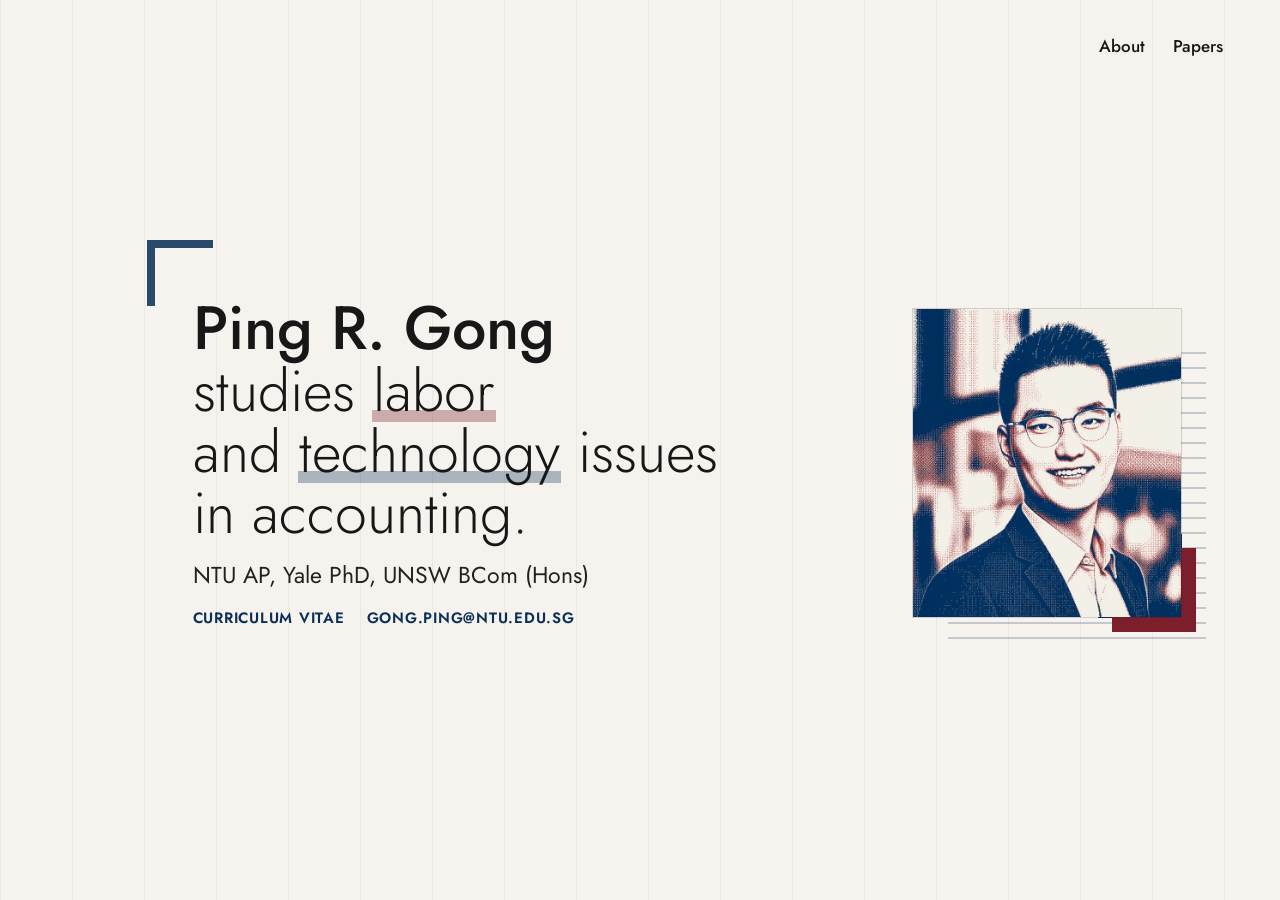
<file: index.html>
<!DOCTYPE html>
<html lang="en">
<head>
  <meta charset="utf-8" />
  <meta name="viewport" content="width=device-width,initial-scale=1" />
  <title>Ping R. Gong</title>
  <meta name="description" content="Ping R. Gong -- Assistant Professor at Nanyang Technological University and PhD graduate in Accounting from Yale University." />

  <style>
    @font-face{
      font-family:"Jost";
      font-style:normal;
      font-weight:300 800;
      font-display:swap;
      src:url("fonts/jost-latin-300-800.woff2") format("woff2");
      unicode-range:U+0000-00FF, U+0131, U+0152-0153, U+02BB-02BC, U+02C6, U+02DA, U+02DC, U+0304, U+0308, U+0329, U+2000-206F, U+20AC, U+2122, U+2191, U+2193, U+2212, U+2215, U+FEFF, U+FFFD;
    }

    @font-face{
      font-family:"Jost";
      font-style:normal;
      font-weight:300 800;
      font-display:swap;
      src:url("fonts/jost-latin-ext-300-800.woff2") format("woff2");
      unicode-range:U+0100-02BA, U+02BD-02C5, U+02C7-02CC, U+02CE-02D7, U+02DD-02FF, U+0304, U+0308, U+0329, U+1D00-1DBF, U+1E00-1E9F, U+1EF2-1EFF, U+2020, U+20A0-20AB, U+20AD-20C0, U+2113, U+2C60-2C7F, U+A720-A7FF;
    }

    @font-face{
      font-family:"Ma Shan Zheng";
      font-style:normal;
      font-weight:400;
      font-display:swap;
      src:url("fonts/ma-shan-zheng-gong-ping.woff2") format("woff2");
      unicode-range:U+516C, U+5E73;
    }

    :root{
      --paper:#f6f3ee;
      --ink:#171717;
      --muted:#5c5a61;
      --line:#c9d2dd;
      --labor-mark:rgba(122,31,43,.34);
      --tech-mark:rgba(9,47,87,.32);
      --red:#7a1f2b;
      --navy:#092f57;
      --navy-soft:#dbe4ee;
      --white:#fffdf7;
      --sans:"Jost", "Avenir Next", Avenir, "Helvetica Neue", Arial, sans-serif;
      --serif:"Jost", "Avenir Next", Avenir, "Helvetica Neue", Arial, sans-serif;
      --cjk-display:"Ma Shan Zheng", KaiTi, "STKaiti", "Noto Sans SC", "Microsoft YaHei", "PingFang SC", sans-serif;
      --mono:"Jost", "Avenir Next", Avenir, "Helvetica Neue", Arial, sans-serif;
    }

    *{box-sizing:border-box}
    html{scroll-behavior:smooth; scrollbar-gutter:stable}
    body{
      margin:0;
      background:
        linear-gradient(90deg, rgba(9,47,87,.055) 1px, transparent 1px) 0 0/72px 72px,
        var(--paper);
      color:var(--ink);
      font-family:var(--sans);
      font-size:18px;
      line-height:1.45;
    }

    a{color:var(--navy); text-decoration:none}
    a:hover{text-decoration:underline; text-decoration-thickness:2px; text-underline-offset:5px}

    .site{
      width:min(1180px, calc(100% - 44px));
      margin:0 auto;
      position:relative;
    }

    .site::before{
      content:"";
      position:absolute;
      display:none;
      top:60px;
      left:10px;
      width:58px;
      height:58px;
      border-top:8px solid var(--navy);
      border-left:8px solid var(--navy);
      opacity:.86;
      pointer-events:none;
    }

    .topbar{
      min-height:70px;
      display:flex;
      align-items:center;
      justify-content:flex-end;
      gap:28px;
      padding:22px 0 0 38px;
      position:relative;
      z-index:3;
    }

    .nav{
      display:flex;
      align-items:center;
      gap:28px;
      color:var(--ink);
      font-size:17px;
      font-weight:500;
    }

    .nav a{
      color:var(--ink);
      display:inline-flex;
      align-items:center;
      gap:0;
    }

    .hero{
      min-height:calc(100vh - 70px);
      display:grid;
      grid-template-columns:minmax(0, 1.15fr) minmax(280px, .85fr);
      gap:48px;
      align-items:center;
      padding:28px 0 72px 150px;
      position:relative;
    }

    .hero::before{
      content:"";
      position:absolute;
      top:calc(50% - 245px);
      left:104px;
      width:58px;
      height:58px;
      border-top:8px solid var(--navy);
      border-left:8px solid var(--navy);
      opacity:.86;
      pointer-events:none;
    }

    h1{
      margin:0;
      max-width:850px;
      font-size:clamp(34px, 4.5vw, 64px);
      line-height:1.06;
      letter-spacing:0;
      font-weight:300;
    }

    h1 strong{font-weight:500}

    .name-wrap{
      display:inline-block;
      position:relative;
      outline:none;
      cursor:default;
      isolation:isolate;
      font-size:1.06em;
    }

    .name-wrap strong,
    .name-part{
      transition:color .18s ease;
    }

    .cn-name{
      position:absolute;
      left:calc(100% - .18em);
      bottom:calc(100% + .28em);
      z-index:4;
      display:inline-flex;
      align-items:center;
      gap:.03em;
      transform:translate(-.2em, .34em) rotate(3deg) scale(.96);
      transform-origin:0 100%;
      padding:.28em .66em .32em;
      border:3px solid var(--ink);
      border-radius:54% 46% 51% 49% / 49% 57% 43% 51%;
      background:var(--white);
      box-shadow:0 13px 0 -9px rgba(23,23,23,.24);
      color:var(--ink);
      font-family:var(--cjk-display);
      font-size:.59em;
      font-weight:400;
      line-height:1;
      letter-spacing:.02em;
      opacity:0;
      pointer-events:none;
      transition:opacity .2s ease, transform .2s ease;
      white-space:nowrap;
    }

    .cn-name::after{
      content:"";
      position:absolute;
      left:.18em;
      bottom:-.78em;
      width:1em;
      height:.86em;
      background:
        radial-gradient(circle at 16% 17%, var(--white) 0 .16em, var(--ink) .17em .23em, transparent .24em),
        radial-gradient(circle at 53% 51%, var(--white) 0 .12em, var(--ink) .13em .18em, transparent .19em),
        radial-gradient(circle at 86% 78%, var(--white) 0 .07em, var(--ink) .08em .12em, transparent .13em);
      transform:scaleX(-1) rotate(18deg);
    }

    .cn-name::before{
      content:"";
      position:absolute;
      left:-.42em;
      bottom:-.2em;
      width:1.22em;
      height:1.26em;
      background-image:radial-gradient(circle, rgba(23,23,23,.34) 0 1.1px, transparent 1.35px);
      background-size:.12em .12em;
      border-radius:50%;
      z-index:-1;
      transform:rotate(-12deg);
    }

    .name-wrap:focus-visible{
      border-radius:.08em;
      outline:2px solid rgba(9,47,87,.28);
      outline-offset:.08em;
    }

    .name-wrap:hover .name-gong,
    .name-wrap:focus-visible .name-gong,
    .hero:has(.portrait-wrap:hover) .name-gong,
    .hero:has(.portrait-wrap:focus-visible) .name-gong,
    .name-wrap:hover .cn-gong,
    .name-wrap:focus-visible .cn-gong,
    .hero:has(.portrait-wrap:hover) .cn-gong,
    .hero:has(.portrait-wrap:focus-visible) .cn-gong{
      color:var(--navy);
    }

    .name-wrap:hover .name-ping,
    .name-wrap:focus-visible .name-ping,
    .hero:has(.portrait-wrap:hover) .name-ping,
    .hero:has(.portrait-wrap:focus-visible) .name-ping,
    .name-wrap:hover .cn-ping,
    .name-wrap:focus-visible .cn-ping,
    .hero:has(.portrait-wrap:hover) .cn-ping,
    .hero:has(.portrait-wrap:focus-visible) .cn-ping{
      color:var(--red);
    }

    .name-wrap:hover .cn-name,
    .name-wrap:focus-visible .cn-name,
    .hero:has(.portrait-wrap:hover) .cn-name,
    .hero:has(.portrait-wrap:focus-visible) .cn-name{
      opacity:1;
      transform:translate(0, -.1em) rotate(3deg) scale(1.04);
    }

    .headline-phrase{white-space:nowrap}

    .topic{
      background-repeat:no-repeat;
      box-decoration-break:clone;
      -webkit-box-decoration-break:clone;
      padding:0 .02em;
    }

    .hero-topic-link{
      color:inherit;
      text-decoration:none;
    }

    .hero-topic-link:hover{
      color:inherit;
      text-decoration:none;
    }

    .topic-labor{
      background-image:linear-gradient(var(--labor-mark), var(--labor-mark));
      background-position:0 86%;
      background-size:100% .21em;
    }

    .topic-tech{
      background-image:linear-gradient(var(--tech-mark), var(--tech-mark));
      background-position:0 86%;
      background-size:100% .21em;
    }

    .topic-both{
      --topic-line-width:100%;
      --topic-line-height:.21em;
      --topic-line-gap:.018em;
      padding-bottom:.08em;
      background-image:
        linear-gradient(var(--labor-mark), var(--labor-mark)),
        linear-gradient(var(--tech-mark), var(--tech-mark));
      background-position:left bottom calc(var(--topic-line-height) + var(--topic-line-gap)), left bottom;
      background-size:var(--topic-line-width) var(--topic-line-height), var(--topic-line-width) var(--topic-line-height);
      box-decoration-break:clone;
      -webkit-box-decoration-break:clone;
    }

    .dek{
      max-width:610px;
      margin:18px 0 0;
      font-family:var(--serif);
      font-size:clamp(20px, 1.8vw, 27px);
      line-height:1.16;
      color:#25221d;
    }

    .hero-links{
      display:flex;
      flex-wrap:wrap;
      gap:12px 22px;
      margin-top:20px;
      font-size:15px;
      font-weight:600;
      text-transform:uppercase;
      letter-spacing:.05em;
    }

    .portrait-wrap{
      justify-self:end;
      width:min(270px, 100%);
      position:relative;
      cursor:default;
      outline:none;
    }

    .portrait-wrap:focus-visible{
      outline:2px solid rgba(9,47,87,.28);
      outline-offset:8px;
    }

    .portrait-wrap::before,
    .portrait-wrap::after{
      content:"";
      position:absolute;
      z-index:-1;
      pointer-events:none;
    }

    .portrait-wrap::before{
      inset:34px -24px -34px 36px;
      background:repeating-linear-gradient(0deg, transparent 0 13px, rgba(9,47,87,.22) 13px 15px);
    }

    .portrait-wrap::after{
      width:98px;
      height:98px;
      right:-14px;
      bottom:-14px;
      background:
        linear-gradient(var(--red), var(--red)) right bottom/15px 84px no-repeat,
        linear-gradient(var(--red), var(--red)) right bottom/84px 15px no-repeat,
        linear-gradient(var(--navy), var(--navy)) right 14px bottom 14px/15px 84px no-repeat,
        linear-gradient(var(--navy), var(--navy)) right 14px bottom 14px/84px 15px no-repeat;
    }

    .photo{
      display:block;
      width:100%;
      aspect-ratio:4/4.6;
      object-fit:cover;
      object-position:center 23%;
      border:1px solid rgba(23,23,23,.16);
      filter:none;
      opacity:1;
    }

    .section{
      padding:88px 0 86px 18px;
      border-top:1px solid rgba(9,47,87,.22);
      background:var(--paper);
      box-shadow:0 0 0 100vmax var(--paper);
      clip-path:inset(0 -100vmax);
      display:grid;
      grid-template-columns:136px minmax(0, 1fr);
      gap:38px;
    }

    .section-label{
      margin:0;
      font-size:14px;
      color:var(--navy);
      font-weight:600;
      text-transform:uppercase;
      letter-spacing:.09em;
    }

    .section-heading{
      display:grid;
      gap:22px;
      align-content:start;
    }

    .paper-list{
      max-width:none;
      display:grid;
      gap:0;
      border-top:1px solid rgba(9,47,87,.24);
    }

    .paper-legend{
      display:flex;
      flex-wrap:wrap;
      align-items:flex-start;
      gap:10px;
      color:var(--muted);
      font-size:13px;
      font-weight:600;
      text-transform:uppercase;
      letter-spacing:.07em;
    }

    .section-heading .paper-legend{
      flex-direction:column;
    }

    .filter-button{
      appearance:none;
      border:1px solid rgba(23,23,23,.14);
      background:transparent;
      color:var(--ink);
      cursor:pointer;
      display:inline-flex;
      align-items:center;
      justify-content:center;
      font:inherit;
      letter-spacing:inherit;
      padding:8px 11px 9px;
      text-transform:inherit;
      width:78px;
    }

    .filter-button:hover,
    .filter-button[data-filter="all"]:hover,
    .filter-button[data-filter="all"].is-active{
      border-color:rgba(23,23,23,.2);
      background:rgba(23,23,23,.08);
      color:var(--ink);
    }

    .filter-button.topic-labor.is-active{
      border-color:rgba(122,31,43,.2);
      background:rgba(122,31,43,.13);
      color:var(--red);
    }

    .filter-button.topic-tech.is-active{
      border-color:rgba(9,47,87,.2);
      background:rgba(9,47,87,.13);
      color:var(--navy);
    }

    .filter-button.topic-both.is-active{
      border-color:rgba(23,23,23,.11);
      background:
        linear-gradient(90deg, rgba(122,31,43,.15) 0 50%, rgba(9,47,87,.15) 50% 100%);
      color:var(--ink);
    }

    .filter-button .both-labor,
    .filter-button .both-tech{color:inherit}

    .filter-button.topic-both.is-active .both-labor{color:var(--red)}
    .filter-button.topic-both.is-active .both-tech{color:var(--navy)}

    .filter-button.is-active{
      box-shadow:inset 0 -3px 0 rgba(23,23,23,.36);
    }

    .paper.is-hidden{
      display:none;
    }

    .paper{
      display:grid;
      grid-template-columns:54px minmax(0, 1fr);
      gap:22px;
      padding:28px 0 30px;
      border-bottom:1px solid rgba(9,47,87,.18);
    }

    .paper-number{
      color:var(--ink);
      font-family:var(--mono);
      font-size:14px;
      padding-top:8px;
    }

    .paper-title{
      margin:0;
      font-family:var(--serif);
      font-size:clamp(18px, 1.5vw, 23px);
      line-height:1.24;
      font-weight:450;
    }

    .paper-title .topic{
      background:none;
      padding-bottom:0;
    }

    .paper-meta{
      margin:12px 0 0;
      color:var(--muted);
      font-size:16px;
      line-height:1.45;
    }

    .paper-note{
      display:inline-block;
      margin-top:10px;
      color:var(--ink);
      font-size:13px;
      font-weight:600;
      text-transform:uppercase;
      letter-spacing:.08em;
    }

    .paper-links{
      display:flex;
      flex-wrap:wrap;
      gap:12px;
      margin-top:12px;
      font-size:13px;
      font-weight:600;
      text-transform:uppercase;
      letter-spacing:.08em;
    }

    .paper-links a{color:var(--ink)}

    @media (max-width:900px){
      body{font-size:17px}
      .site{width:min(100% - 28px, 680px)}
      .site::before{
        display:block;
        top:60px;
        left:10px;
        width:42px;
        height:42px;
        border-top-width:6px;
        border-left-width:6px;
      }
      .hero::before{display:none}
      .topbar{
        min-height:auto;
        padding:22px 0 10px 30px;
        align-items:flex-end;
        flex-direction:row;
      }
      .nav{gap:16px; flex-wrap:wrap}
      .hero{
        grid-template-columns:1fr;
        gap:42px;
        min-height:auto;
        padding:30px 0 68px 42px;
      }
      .portrait-wrap{
        justify-self:start;
        width:min(248px, calc(100% - 20px));
      }
      .portrait-wrap::after{
        right:-10px;
        bottom:-10px;
        width:72px;
        height:72px;
        background:
          linear-gradient(var(--red), var(--red)) right bottom/11px 62px no-repeat,
          linear-gradient(var(--red), var(--red)) right bottom/62px 11px no-repeat,
          linear-gradient(var(--navy), var(--navy)) right 10px bottom 10px/11px 62px no-repeat,
          linear-gradient(var(--navy), var(--navy)) right 10px bottom 10px/62px 11px no-repeat;
      }
      .section{
        grid-template-columns:1fr;
        gap:24px;
        padding:68px 0 70px 42px;
      }
      .section-heading .paper-legend{
        flex-direction:row;
      }
    }

    @media (max-width:560px){
      h1{font-size:29px}
      .dek{font-size:20px}
      .hero{padding-left:32px}
      .section{padding-left:32px}
      .paper-title{font-size:22px}
      .paper{grid-template-columns:1fr; gap:8px}
      .paper-number{padding-top:0}
    }
  </style>
</head>
<body>
  <main class="site">
    <header class="topbar">
      <nav class="nav" aria-label="Primary navigation">
        <a href="#about">About</a>
        <a href="papers.html">Papers</a>
      </nav>
    </header>

    <section class="hero" id="about">
      <div>
        <h1><span class="name-wrap" tabindex="0" aria-label="Ping R. Gong, Chinese name Gong Ping"><strong><span class="name-part name-ping">Ping</span> R. <span class="name-part name-gong">Gong</span></strong><span class="cn-name" lang="zh-Hans" aria-hidden="true"><span class="cn-gong">公</span><span class="cn-ping">平</span></span></span><br>studies <a class="hero-topic-link topic topic-labor" href="papers.html?filter=labor">labor</a><br><span class="headline-phrase">and <a class="hero-topic-link topic topic-tech" href="papers.html?filter=tech">technology</a> issues</span><br>in accounting.</h1>
        <p class="dek">
          NTU AP, Yale PhD, UNSW BCom (Hons)
        </p>
        <div class="hero-links" aria-label="Profile links">
          <a href="files/Ping_Gong_CV.pdf" target="_blank" rel="noreferrer">Curriculum Vitae</a>
          <a href="mailto:gong.ping@ntu.edu.sg">gong.ping@ntu.edu.sg</a>
        </div>
      </div>

      <figure class="portrait-wrap" tabindex="0" aria-label="Portrait of Ping R. Gong">
        <img class="photo" src="images/Photo_Dithered_Bitmap_Navy_Burgundy_720.webp" alt="Ping R. Gong" />
      </figure>
    </section>

  </main>
</body>
</html>
</file>
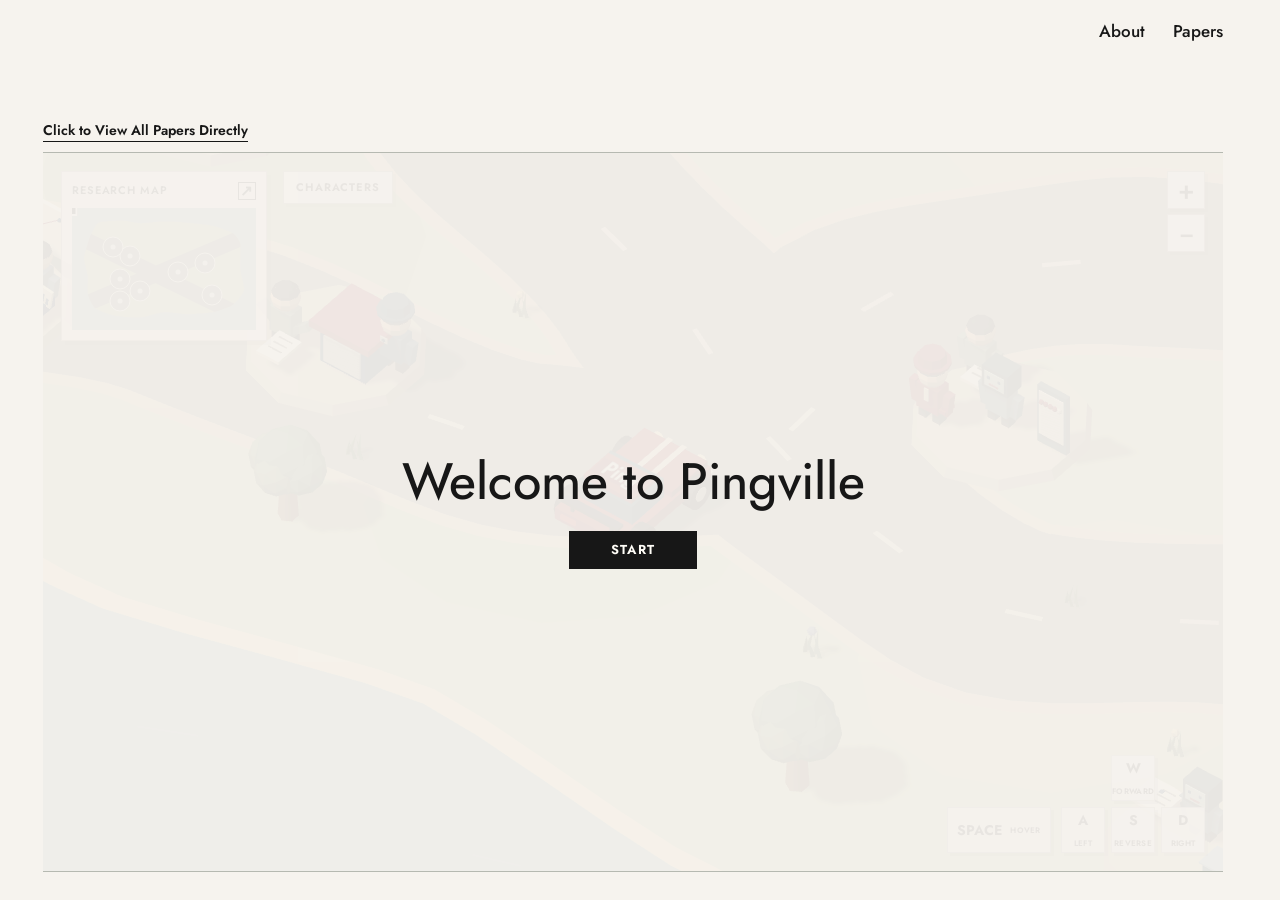
<file: papers.html>
<!DOCTYPE html>
<html lang="en">
<head>
  <meta charset="utf-8" />
  <meta name="viewport" content="width=device-width,initial-scale=1" />
  <title>Papers | Ping R. Gong</title>
  <meta name="description" content="Ping R. Gong -- Assistant Professor at Nanyang Technological University and PhD graduate in Accounting from Yale University." />

  <style>
    @font-face{
      font-family:"Jost";
      font-style:normal;
      font-weight:300 800;
      font-display:swap;
      src:url("fonts/jost-latin-300-800.woff2") format("woff2");
      unicode-range:U+0000-00FF, U+0131, U+0152-0153, U+02BB-02BC, U+02C6, U+02DA, U+02DC, U+0304, U+0308, U+0329, U+2000-206F, U+20AC, U+2122, U+2191, U+2193, U+2212, U+2215, U+FEFF, U+FFFD;
    }

    @font-face{
      font-family:"Jost";
      font-style:normal;
      font-weight:300 800;
      font-display:swap;
      src:url("fonts/jost-latin-ext-300-800.woff2") format("woff2");
      unicode-range:U+0100-02BA, U+02BD-02C5, U+02C7-02CC, U+02CE-02D7, U+02DD-02FF, U+0304, U+0308, U+0329, U+1D00-1DBF, U+1E00-1E9F, U+1EF2-1EFF, U+2020, U+20A0-20AB, U+20AD-20C0, U+2113, U+2C60-2C7F, U+A720-A7FF;
    }

    @font-face{
      font-family:"Ma Shan Zheng";
      font-style:normal;
      font-weight:400;
      font-display:swap;
      src:url("fonts/ma-shan-zheng-gong-ping.woff2") format("woff2");
      unicode-range:U+516C, U+5E73;
    }

    :root{
      --paper:#f6f3ee;
      --ink:#171717;
      --muted:#5c5a61;
      --line:#c9d2dd;
      --labor-mark:rgba(122,31,43,.34);
      --tech-mark:rgba(9,47,87,.32);
      --red:#7a1f2b;
      --navy:#092f57;
      --navy-soft:#dbe4ee;
      --white:#fffdf7;
      --sans:"Jost", "Avenir Next", Avenir, "Helvetica Neue", Arial, sans-serif;
      --serif:"Jost", "Avenir Next", Avenir, "Helvetica Neue", Arial, sans-serif;
      --cjk-display:"Ma Shan Zheng", KaiTi, "STKaiti", "Noto Sans SC", "Microsoft YaHei", "PingFang SC", sans-serif;
      --mono:"Jost", "Avenir Next", Avenir, "Helvetica Neue", Arial, sans-serif;
    }

    *{box-sizing:border-box}
    html{
      scroll-behavior:smooth;
      scrollbar-gutter:stable;
    }
    body{
      margin:0;
      overflow-x:hidden;
      background:
        linear-gradient(90deg, rgba(9,47,87,.055) 1px, transparent 1px) 0 0/72px 72px,
        var(--paper);
      color:var(--ink);
      font-family:var(--sans);
      font-size:18px;
      line-height:1.45;
    }

    body.papers-page{
      background:var(--paper);
    }

    a{color:var(--navy); text-decoration:none}
    a:hover{
      color:var(--red);
      text-decoration:underline;
      text-decoration-thickness:2px;
      text-underline-offset:5px;
    }

    .site{
      width:min(1180px, calc(100% - 44px));
      margin:0 auto;
      position:relative;
    }

    .site::before{
      content:"";
      position:absolute;
      top:96px;
      left:18px;
      width:58px;
      height:58px;
      border-top:8px solid var(--navy);
      border-left:8px solid var(--navy);
      opacity:.86;
      pointer-events:none;
    }

    .topbar{
      min-height:70px;
      display:flex;
      align-items:center;
      justify-content:flex-end;
      gap:28px;
      padding:22px 0 0 38px;
      position:relative;
      z-index:3;
    }

    .nav{
      display:flex;
      align-items:center;
      gap:28px;
      color:var(--ink);
      font-size:17px;
      font-weight:500;
    }

    .nav a{
      color:var(--ink);
      display:inline-flex;
      align-items:center;
      gap:0;
    }

    .papers-page .site::before{
      display:none;
    }

    .papers-page .section{
      border-top:0;
      padding-top:18px;
    }

    .hero{
      min-height:calc(100vh - 70px);
      display:grid;
      grid-template-columns:minmax(0, 1.15fr) minmax(280px, .85fr);
      gap:48px;
      align-items:center;
      padding:28px 0 72px 150px;
      position:relative;
    }

    h1{
      margin:0;
      max-width:850px;
      font-size:clamp(34px, 4.5vw, 64px);
      line-height:1.06;
      letter-spacing:0;
      font-weight:300;
    }

    h1 strong{font-weight:500}

    .name-wrap{
      display:inline-block;
      position:relative;
      outline:none;
      cursor:default;
      isolation:isolate;
    }

    .name-wrap strong,
    .name-part{
      transition:color .18s ease;
    }

    .cn-name{
      position:absolute;
      left:calc(100% - .18em);
      bottom:calc(100% + .28em);
      z-index:4;
      display:inline-flex;
      align-items:center;
      gap:.03em;
      transform:translate(-.2em, .34em) rotate(3deg) scale(.96);
      transform-origin:0 100%;
      padding:.28em .66em .32em;
      border:3px solid var(--ink);
      border-radius:54% 46% 51% 49% / 49% 57% 43% 51%;
      background:var(--white);
      box-shadow:0 13px 0 -9px rgba(23,23,23,.24);
      color:var(--ink);
      font-family:var(--cjk-display);
      font-size:.59em;
      font-weight:400;
      line-height:1;
      letter-spacing:.02em;
      opacity:0;
      pointer-events:none;
      transition:opacity .2s ease, transform .2s ease;
      white-space:nowrap;
    }

    .cn-name::after{
      content:"";
      position:absolute;
      left:.18em;
      bottom:-.78em;
      width:1em;
      height:.86em;
      background:
        radial-gradient(circle at 16% 17%, var(--white) 0 .16em, var(--ink) .17em .23em, transparent .24em),
        radial-gradient(circle at 53% 51%, var(--white) 0 .12em, var(--ink) .13em .18em, transparent .19em),
        radial-gradient(circle at 86% 78%, var(--white) 0 .07em, var(--ink) .08em .12em, transparent .13em);
      transform:scaleX(-1) rotate(18deg);
    }

    .cn-name::before{
      content:"";
      position:absolute;
      left:-.42em;
      bottom:-.2em;
      width:1.22em;
      height:1.26em;
      background-image:radial-gradient(circle, rgba(23,23,23,.34) 0 1.1px, transparent 1.35px);
      background-size:.12em .12em;
      border-radius:50%;
      z-index:-1;
      transform:rotate(-12deg);
    }

    .name-wrap:focus-visible{
      border-radius:.08em;
      outline:2px solid rgba(9,47,87,.28);
      outline-offset:.08em;
    }

    .name-wrap:hover .name-gong,
    .name-wrap:focus-visible .name-gong,
    .hero:has(.portrait-wrap:hover) .name-gong,
    .hero:has(.portrait-wrap:focus-visible) .name-gong,
    .name-wrap:hover .cn-gong,
    .name-wrap:focus-visible .cn-gong,
    .hero:has(.portrait-wrap:hover) .cn-gong,
    .hero:has(.portrait-wrap:focus-visible) .cn-gong{
      color:var(--navy);
    }

    .name-wrap:hover .name-ping,
    .name-wrap:focus-visible .name-ping,
    .hero:has(.portrait-wrap:hover) .name-ping,
    .hero:has(.portrait-wrap:focus-visible) .name-ping,
    .name-wrap:hover .cn-ping,
    .name-wrap:focus-visible .cn-ping,
    .hero:has(.portrait-wrap:hover) .cn-ping,
    .hero:has(.portrait-wrap:focus-visible) .cn-ping{
      color:var(--red);
    }

    .name-wrap:hover .cn-name,
    .name-wrap:focus-visible .cn-name,
    .hero:has(.portrait-wrap:hover) .cn-name,
    .hero:has(.portrait-wrap:focus-visible) .cn-name{
      opacity:1;
      transform:translate(0, -.1em) rotate(3deg) scale(1.04);
    }

    .headline-phrase{white-space:nowrap}

    .topic{
      background-repeat:no-repeat;
      box-decoration-break:clone;
      -webkit-box-decoration-break:clone;
      padding:0 .02em;
    }

    .topic-labor{
      background-image:linear-gradient(var(--labor-mark), var(--labor-mark));
      background-position:0 86%;
      background-size:100% .21em;
    }

    .topic-tech{
      background-image:linear-gradient(var(--tech-mark), var(--tech-mark));
      background-position:0 86%;
      background-size:100% .21em;
    }

    .topic-both{
      --topic-line-width:100%;
      --topic-line-height:.21em;
      --topic-line-gap:.018em;
      padding-bottom:.08em;
      background-image:
        linear-gradient(var(--labor-mark), var(--labor-mark)),
        linear-gradient(var(--tech-mark), var(--tech-mark));
      background-position:left bottom calc(var(--topic-line-height) + var(--topic-line-gap)), left bottom;
      background-size:var(--topic-line-width) var(--topic-line-height), var(--topic-line-width) var(--topic-line-height);
      box-decoration-break:clone;
      -webkit-box-decoration-break:clone;
    }

    .dek{
      max-width:610px;
      margin:18px 0 0;
      font-family:var(--serif);
      font-size:clamp(20px, 1.8vw, 27px);
      line-height:1.16;
      color:#25221d;
    }

    .hero-links{
      display:flex;
      flex-wrap:wrap;
      gap:12px 22px;
      margin-top:20px;
      font-size:15px;
      font-weight:600;
      text-transform:uppercase;
      letter-spacing:.05em;
    }

    .portrait-wrap{
      justify-self:end;
      width:min(270px, 100%);
      position:relative;
      cursor:default;
      outline:none;
    }

    .portrait-wrap:focus-visible{
      outline:2px solid rgba(9,47,87,.28);
      outline-offset:8px;
    }

    .portrait-wrap::before,
    .portrait-wrap::after{
      content:"";
      position:absolute;
      z-index:-1;
      pointer-events:none;
    }

    .portrait-wrap::before{
      inset:34px -24px -34px 36px;
      background:repeating-linear-gradient(0deg, transparent 0 13px, rgba(9,47,87,.22) 13px 15px);
    }

    .portrait-wrap::after{
      width:98px;
      height:98px;
      right:-14px;
      bottom:-14px;
      background:
        linear-gradient(var(--red), var(--red)) right bottom/15px 84px no-repeat,
        linear-gradient(var(--red), var(--red)) right bottom/84px 15px no-repeat,
        linear-gradient(var(--navy), var(--navy)) right 14px bottom 14px/15px 84px no-repeat,
        linear-gradient(var(--navy), var(--navy)) right 14px bottom 14px/84px 15px no-repeat;
    }

    .photo{
      display:block;
      width:100%;
      aspect-ratio:4/4.6;
      object-fit:cover;
      object-position:center 23%;
      border:1px solid rgba(23,23,23,.16);
      filter:none;
      opacity:1;
    }

    .section{
      padding:88px 0 86px 18px;
      border-top:1px solid rgba(9,47,87,.22);
      background:var(--paper);
      box-shadow:0 0 0 100vmax var(--paper);
      clip-path:inset(0 -100vmax);
      display:grid;
      grid-template-columns:136px minmax(0, 1fr);
      gap:38px;
    }

    .section-label{
      margin:0;
      font-size:14px;
      color:var(--navy);
      font-weight:600;
      text-transform:uppercase;
      letter-spacing:.09em;
    }

    .section-heading{
      display:grid;
      gap:22px;
      align-content:start;
    }

    .paper-list{
      max-width:none;
      width:100%;
      display:grid;
      gap:0;
      border-top:1px solid rgba(9,47,87,.24);
    }

    .paper-legend{
      display:flex;
      flex-wrap:wrap;
      align-items:flex-start;
      gap:10px;
      color:var(--muted);
      font-size:13px;
      font-weight:600;
      text-transform:uppercase;
      letter-spacing:.07em;
    }

    .section-heading .paper-legend{
      flex-direction:column;
    }

    .filter-button{
      appearance:none;
      border:1px solid rgba(23,23,23,.14);
      background:transparent;
      color:var(--ink);
      cursor:pointer;
      display:inline-flex;
      align-items:center;
      justify-content:center;
      font:inherit;
      letter-spacing:inherit;
      padding:8px 11px 9px;
      text-transform:inherit;
      width:78px;
    }

    .filter-button:hover,
    .filter-button[data-filter="all"]:hover,
    .filter-button.is-active{
      border-color:rgba(23,23,23,.18);
      background:rgba(23,23,23,.075);
      color:var(--ink);
    }

    .filter-button .both-labor,
    .filter-button .both-tech{color:inherit}

    .filter-button.is-active{
      box-shadow:inset 0 -3px 0 rgba(23,23,23,.28);
    }

    .paper.is-hidden{
      display:none;
    }

    .paper{
      display:grid;
      grid-template-columns:54px minmax(0, 1fr);
      gap:22px;
      padding:28px 0 30px;
      border-bottom:1px solid rgba(9,47,87,.18);
    }

    .paper-number{
      color:var(--ink);
      font-family:var(--mono);
      font-size:14px;
      padding-top:8px;
    }

    .paper-title{
      margin:0;
      font-family:var(--serif);
      font-size:clamp(18px, 1.5vw, 23px);
      line-height:1.24;
      font-weight:450;
    }

    .paper-title .topic{
      background:none;
      padding-bottom:0;
    }

    .paper-meta{
      margin:12px 0 0;
      color:var(--muted);
      font-size:16px;
      line-height:1.45;
    }

    .paper-note{
      display:inline-block;
      margin-top:10px;
      color:var(--navy);
      font-size:13px;
      font-weight:600;
      text-transform:uppercase;
      letter-spacing:.08em;
    }

    .paper-links{
      display:flex;
      flex-wrap:wrap;
      gap:12px;
      margin-top:12px;
      font-size:13px;
      font-weight:600;
      text-transform:uppercase;
      letter-spacing:.08em;
    }

    .paper-links a{
      color:var(--ink);
      transition:color .16s ease, text-decoration-color .16s ease;
    }

    .paper-links a:hover{
      color:var(--red);
      text-decoration-color:var(--red);
    }

    @media (max-width:900px){
      body{font-size:17px}
      .site{width:min(100% - 28px, 680px)}
      .site::before{
        top:34px;
        left:10px;
        width:42px;
        height:42px;
        border-top-width:6px;
        border-left-width:6px;
      }
      .topbar{
        min-height:auto;
        padding:22px 0 10px 30px;
        align-items:flex-end;
        flex-direction:row;
      }
      .nav{gap:16px; flex-wrap:wrap}
      .hero{
        grid-template-columns:1fr;
        gap:42px;
        min-height:auto;
        padding:30px 0 68px 42px;
      }
      .portrait-wrap{
        justify-self:start;
        width:min(248px, calc(100% - 20px));
      }
      .portrait-wrap::after{
        right:-10px;
        bottom:-10px;
        width:72px;
        height:72px;
        background:
          linear-gradient(var(--red), var(--red)) right bottom/11px 62px no-repeat,
          linear-gradient(var(--red), var(--red)) right bottom/62px 11px no-repeat,
          linear-gradient(var(--navy), var(--navy)) right 10px bottom 10px/11px 62px no-repeat,
          linear-gradient(var(--navy), var(--navy)) right 10px bottom 10px/62px 11px no-repeat;
      }
      .section{
        grid-template-columns:1fr;
        gap:24px;
        padding:68px 0 70px 42px;
      }
      .section-heading .paper-legend{
        flex-direction:row;
      }
    }

    @media (max-width:560px){
      h1{font-size:29px}
      .dek{font-size:20px}
      .hero{padding-left:32px}
      .section{padding-left:32px}
      .paper-title{font-size:22px}
      .paper{grid-template-columns:1fr; gap:8px}
      .paper-number{padding-top:0}
    }

    .papers-page .section{
      display:block;
      padding:12px 0 20px;
    }

    @media (min-width:801px){
      .papers-page .topbar{min-height:54px; padding-top:8px}
      .papers-page .section{padding-top:4px}
      .papers-page .papers-intro{margin-bottom:10px}
    }

    .papers-intro{
      display:flex;
      align-items:end;
      justify-content:space-between;
      gap:32px;
      margin-bottom:16px;
    }

    .papers-intro h1{
      max-width:720px;
      font-size:clamp(32px, 3.8vw, 54px);
      line-height:1.04;
      font-weight:400;
      opacity:0;
      visibility:hidden;
      transition:opacity .6s ease, visibility .6s;
    }
    .papers-page.is-started .papers-intro h1{opacity:1; visibility:visible}

    .papers-direct-link{
      display:inline-block;
      margin-top:12px;
      padding:0 0 2px;
      border:0;
      border-bottom:1px solid currentColor;
      background:none;
      color:var(--ink);
      cursor:pointer;
      font:600 14px/1.3 var(--sans);
    }

    .papers-direct-link:hover,
    .papers-direct-link:focus-visible{color:var(--red); outline:none}

    .all-papers-dialog{
      width:min(760px, calc(100vw - 32px));
      max-height:calc(100dvh - 32px);
      margin:auto;
      padding:0;
      border:1px solid rgba(23,23,23,.45);
      background:var(--paper);
      color:var(--ink);
      box-shadow:12px 12px 0 rgba(9,47,87,.22);
      overflow:hidden;
    }

    .all-papers-dialog[open]{display:flex; flex-direction:column}
    .all-papers-dialog::backdrop{background:rgba(9,47,87,.38)}
    .all-papers-header{
      display:flex;
      justify-content:space-between;
      align-items:center;
      gap:16px;
      padding:18px 24px;
      border-bottom:1px solid rgba(9,47,87,.24);
    }
    .all-papers-header h2{margin:0; font-size:26px; font-weight:450; line-height:1.1}
    .all-papers-close{
      width:32px;
      height:32px;
      padding:0;
      border:0;
      background:none;
      color:var(--ink);
      cursor:pointer;
      font:400 28px/1 var(--sans);
    }
    .all-papers-close:hover,
    .all-papers-close:focus-visible{color:var(--red); outline:2px solid currentColor}
    .all-papers-tabs{
      display:grid;
      grid-template-columns:repeat(3, minmax(0, 1fr));
      padding:0 24px;
      border-bottom:1px solid rgba(9,47,87,.24);
    }
    .all-papers-tab{
      padding:12px 8px 10px;
      border:0;
      border-bottom:2px solid transparent;
      background:none;
      color:var(--muted);
      cursor:pointer;
      font:600 13px/1.2 var(--sans);
      text-align:center;
    }
    .all-papers-tab[aria-pressed="true"]{border-bottom-color:var(--red); color:var(--ink)}
    .all-papers-tab:hover,
    .all-papers-tab:focus-visible{color:var(--red); outline:none}
    .all-papers-scroll{min-height:0; overflow:auto; overscroll-behavior:contain; padding:0 24px 20px}
    .all-papers-dialog .paper-list{border-top:0}
    .all-papers-dialog .paper{padding:20px 0 22px}
    .all-papers-dialog .paper[hidden]{display:none}
    .all-papers-dialog .paper-title{font-size:20px}
    @media (max-width:560px){
      .all-papers-header{padding:14px 16px}
      .all-papers-header h2{font-size:22px}
      .all-papers-tabs{padding:0 16px}
      .all-papers-scroll{padding:0 16px 16px}
      .all-papers-dialog .paper{grid-template-columns:30px minmax(0,1fr); gap:10px; padding:16px 0}
      .all-papers-dialog .paper-title{font-size:18px}
      .all-papers-dialog .paper-meta{font-size:14px}
    }

    .paper-legend{
      flex-wrap:nowrap;
      align-items:center;
      flex-shrink:0;
    }

    .filter-button{
      transition:background-color .25s ease, border-color .25s ease, color .25s ease, transform .25s ease;
    }

    .filter-button:active{transform:translateY(1px)}

    .research-map{
      --walker-x:50;
      --walker-y:70;
      position:relative;
      min-height:620px;
      height:calc(100dvh - 180px);
      margin:0;
      overflow:hidden;
      border-top:1px solid rgba(23,23,23,.18);
      border-bottom:1px solid rgba(23,23,23,.18);
      background-color:#dfe7e3;
      background-image:none;
      background-position:center;
      background-size:cover;
      image-rendering:pixelated;
      container-type:inline-size;
    }

    .research-map::before{
      display:none;
    }

    .destination{
      appearance:none;
      position:absolute;
      top:0;
      bottom:76px;
      width:50%;
      padding:42px 42px 36px;
      border:0;
      background:var(--paper);
      color:var(--ink);
      cursor:pointer;
      font:inherit;
      text-align:left;
      transition:background-color .35s cubic-bezier(.22,1,.36,1), color .35s ease;
    }

    .destination-labor{
      left:-2%;
      background:transparent;
      clip-path:polygon(0 0, 86% 0, 95% 15%, 88% 32%, 97% 51%, 86% 71%, 92% 100%, 0 100%);
    }
    .destination-tech{
      right:-2%;
      background:transparent;
      clip-path:polygon(14% 0, 100% 0, 100% 100%, 8% 100%, 15% 76%, 4% 57%, 13% 35%, 5% 17%);
      text-align:right;
    }
    .destination-labor:hover,
    .destination-labor:focus-visible,
    .research-map[data-active="labor"] .destination-labor{background:rgba(122,31,43,.035)}
    .destination-tech:hover,
    .destination-tech:focus-visible,
    .research-map[data-active="tech"] .destination-tech{background:rgba(9,47,87,.035)}

    .destination:focus-visible,
    .intersection:focus-visible{
      outline:2px solid var(--ink);
      outline-offset:-6px;
    }

    .destination-name{
      display:block;
      width:max-content;
      padding:4px 8px 6px;
      background:rgba(246,243,238,.88);
      font-size:clamp(30px, 4vw, 54px);
      font-weight:450;
      line-height:1;
    }

    .destination-labor .destination-name{color:var(--red)}
    .destination-tech .destination-name{color:var(--navy)}

    .destination-copy{
      display:block;
      max-width:260px;
      margin-top:14px;
      padding:7px 9px;
      background:rgba(246,243,238,.86);
      color:var(--muted);
      font-size:15px;
      line-height:1.45;
    }

    .destination-tech .destination-copy{margin-left:auto}
    .destination-tech .destination-name{margin-left:auto}

    .place-mark{
      display:grid;
      grid-template-columns:repeat(5, 12px);
      align-items:end;
      gap:8px;
      height:82px;
      margin-top:34px;
    }

    .research-map .place-mark{display:none}

    .destination-tech .place-mark{justify-content:end}
    .place-mark span{display:block; background:currentColor; opacity:.72}
    .place-mark span:nth-child(1){height:34px}
    .place-mark span:nth-child(2){height:58px}
    .place-mark span:nth-child(3){height:46px}
    .place-mark span:nth-child(4){height:72px}
    .place-mark span:nth-child(5){height:52px}
    .destination-labor .place-mark{color:var(--red)}
    .destination-tech .place-mark{color:var(--navy); transform:skewY(-10deg)}

    .intersection{
      appearance:none;
      position:absolute;
      left:50%;
      top:31%;
      z-index:2;
      width:78px;
      height:36px;
      transform:translateX(-50%);
      border:1px solid rgba(23,23,23,.28);
      background:#eef0e6;
      color:var(--ink);
      cursor:pointer;
      font:inherit;
      transition:background-color .3s ease, transform .5s cubic-bezier(.22,1,.36,1);
      box-shadow:4px 4px 0 rgba(92,55,105,.18);
    }

    .intersection span{
      display:block;
      font-size:12px;
      font-weight:650;
      letter-spacing:.1em;
      text-transform:uppercase;
    }

    .intersection:hover,
    .research-map[data-active="both"] .intersection{
      background:linear-gradient(135deg, rgba(122,31,43,.18) 0 50%, rgba(9,47,87,.18) 50% 100%);
      transform:translateX(-50%) scale(1.05);
    }

    .map-compass{
      position:absolute;
      right:20px;
      top:18px;
      z-index:4;
      display:grid;
      place-items:center;
      width:42px;
      height:42px;
      border:1px solid rgba(23,23,23,.35);
      border-radius:0;
      background:rgba(246,243,238,.72);
      color:var(--ink);
      font-size:11px;
      font-weight:650;
      letter-spacing:.08em;
    }

    .map-compass::after{
      content:"";
      position:absolute;
      left:50%;
      top:4px;
      width:0;
      height:0;
      transform:translateX(-50%);
      border-left:4px solid transparent;
      border-right:4px solid transparent;
      border-bottom:9px solid var(--red);
    }

    .game-intro{
      position:absolute;
      inset:0;
      z-index:9;
      display:grid;
      place-content:center;
      justify-items:center;
      background:rgba(246,243,238,.94);
      text-align:center;
      transition:opacity .5s cubic-bezier(.22,1,.36,1), visibility .5s;
    }

    .research-map.is-started .game-intro{
      visibility:hidden;
      opacity:0;
      pointer-events:none;
    }

    .game-intro h2{
      max-width:520px;
      margin:0 0 24px;
      color:var(--ink);
      font-size:clamp(30px, 4vw, 52px);
      font-weight:450;
      line-height:1.02;
    }

    .game-start{
      appearance:none;
      min-width:128px;
      padding:11px 18px 12px;
      border:1px solid var(--ink);
      border-radius:0;
      background:var(--ink);
      color:var(--white);
      cursor:pointer;
      font:650 13px/1 var(--sans);
      letter-spacing:.1em;
      text-transform:uppercase;
      transition:background-color .25s ease, color .25s ease, transform .25s ease;
    }

    .game-start:hover,
    .game-start:focus-visible{
      background:var(--red);
      border-color:var(--red);
      outline:none;
    }

    .game-start:active{transform:translateY(2px)}


    .walker{
      position:absolute;
      left:calc(var(--walker-x) * 1%);
      top:calc(var(--walker-y) * 1%);
      z-index:4;
      width:66px;
      height:118px;
      transform:translate(-50%, -50%) scale(1.22);
      transform-origin:50% 50%;
      transition:none;
      pointer-events:none;
      image-rendering:pixelated;
    }

    .walker-character{
      position:relative;
      width:100%;
      height:100%;
      transform-origin:50% 100%;
    }

    .walker-head{
      position:absolute;
      left:19px;
      top:19px;
      width:30px;
      height:31px;
      border:3px solid var(--ink);
      border-radius:0;
      background:#e8c7ae;
    }

    .walker-cap{
      position:absolute;
      left:19px;
      top:12px;
      z-index:2;
      width:30px;
      height:14px;
      border:3px solid var(--ink);
      border-radius:0;
      background:var(--navy);
      color:var(--white);
      font-size:10px;
      font-weight:700;
      letter-spacing:.08em;
      line-height:9px;
      text-align:center;
    }

    .walker-cap::after{
      content:"";
      position:absolute;
      right:-7px;
      bottom:-2px;
      width:9px;
      height:4px;
      border:2px solid var(--ink);
      border-left:0;
      background:var(--navy);
      transform:skewX(-24deg);
    }

    .walker.facing-west .walker-cap::after{
      left:-7px;
      right:auto;
      transform:skewX(24deg);
    }

    .walker.is-dashing::before{
      content:"";
      position:absolute;
      left:-34px;
      top:58px;
      width:26px;
      height:12px;
      background:repeating-linear-gradient(0deg, var(--navy) 0 2px, transparent 2px 5px);
      opacity:.62;
    }

    .walker.is-dashing.facing-west::before{
      left:auto;
      right:-34px;
    }

    .walker-head::before{
      content:"";
      position:absolute;
      left:6px;
      top:11px;
      width:4px;
      height:4px;
      background:var(--ink);
      box-shadow:11px 0 0 var(--ink);
    }

    .walker-body{
      position:absolute;
      left:17px;
      top:49px;
      width:34px;
      height:35px;
      border:3px solid var(--ink);
      background:var(--red);
      transform:skewX(-4deg);
    }

    .walker-arm{
      position:absolute;
      top:52px;
      width:9px;
      height:31px;
      border:3px solid var(--ink);
      background:#e8c7ae;
      transform-origin:50% 6px;
      transform:rotate(24deg);
    }

    .walker-arm-left{left:9px}
    .walker-arm-right{right:8px; transform:rotate(-24deg)}

    .walker-leg{
      position:absolute;
      top:81px;
      width:10px;
      height:23px;
      border:3px solid var(--ink);
      border-bottom-width:5px;
      background:var(--navy);
      transform-origin:50% 2px;
    }

    .walker-leg-a{left:20px; transform:rotate(8deg)}
    .walker-leg-b{left:38px; transform:rotate(-9deg)}

    .walker.is-walking .walker-body{animation:walker-bob .18s steps(2,end) infinite alternate}
    .walker.is-walking .walker-arm-left{animation:walker-arm .24s steps(2,end) infinite alternate}
    .walker.is-walking .walker-arm-right{animation:walker-arm-reverse .24s steps(2,end) infinite alternate}
    .walker.is-walking .walker-leg-a{animation:walker-leg-a .24s steps(2,end) infinite alternate}
    .walker.is-walking .walker-leg-b{animation:walker-leg-b .24s steps(2,end) infinite alternate}
    .walker.is-jumping .walker-character{animation:walker-jump .75s cubic-bezier(.22,1,.36,1)}

    @keyframes walker-bob{to{transform:translateY(-3px) skewX(-4deg)}}
    @keyframes walker-arm{to{transform:rotate(-24deg)}}
    @keyframes walker-arm-reverse{to{transform:rotate(24deg)}}
    @keyframes walker-leg-a{to{transform:rotate(-20deg)}}
    @keyframes walker-leg-b{to{transform:rotate(20deg)}}
    @keyframes walker-jump{50%{transform:translateY(-42px) rotate(-2deg)}}

    .paper-token{
      appearance:none;
      position:absolute;
      left:calc(var(--token-x) * 1%);
      top:calc(var(--token-y) * 1%);
      z-index:3;
      display:grid;
      place-items:center;
      width:34px;
      height:34px;
      transform:translate(-50%, -50%);
      border:1px solid currentColor;
      border-radius:0;
      background:var(--paper);
      color:var(--ink);
      cursor:pointer;
      font:600 11px/1 var(--sans);
      box-shadow:4px 4px 0 rgba(23,23,23,.14);
      transition:transform .3s cubic-bezier(.22,1,.36,1), background-color .3s ease, color .3s ease;
    }

    .paper-token::after{
      content:"";
      position:absolute;
      left:50%;
      bottom:-8px;
      width:1px;
      height:8px;
      background:currentColor;
    }

    .paper-token[data-zone="labor"]{color:var(--red)}
    .paper-token[data-zone="tech"]{color:var(--navy)}
    .paper-token[data-zone="both"]{
      border-color:rgba(23,23,23,.4);
      background:linear-gradient(135deg, rgba(122,31,43,.18) 0 50%, rgba(9,47,87,.18) 50% 100%), var(--paper);
    }

    .paper-token:hover,
    .paper-token:focus-visible{
      transform:translate(-50%, -50%) scale(1.16);
      background:var(--ink);
      color:var(--white);
      outline:none;
    }

    .paper-token.is-discovered{
      background:var(--ink);
      color:var(--white);
    }

    .game-controls{
      position:absolute;
      right:18px;
      bottom:18px;
      z-index:5;
      display:flex;
      align-items:flex-end;
      gap:10px;
    }

    .direction-controls{
      display:grid;
      grid-template-columns:repeat(3, 44px);
      grid-template-rows:repeat(2, 46px);
      gap:6px;
    }

    .game-control{
      appearance:none;
      display:grid;
      place-items:center;
      width:44px;
      height:46px;
      padding:0;
      border:1px solid rgba(23,23,23,.28);
      border-radius:0;
      background:rgba(246,243,238,.92);
      color:var(--ink);
      cursor:pointer;
      font:500 14px/1 var(--sans);
      transition:background-color .25s ease, color .25s ease, transform .25s ease;
      box-shadow:3px 3px 0 rgba(23,23,23,.18);
    }

    .game-control:hover,
    .game-control:focus-visible{
      background:var(--ink);
      color:var(--white);
      outline:none;
    }

    .game-control:active{transform:translateY(2px)}

    .game-control[data-move="north"]{grid-column:2; grid-row:1}
    .game-control[data-move="west"]{grid-column:1; grid-row:2}
    .game-control[data-move="south"]{grid-column:2; grid-row:2}
    .game-control[data-move="east"]{grid-column:3; grid-row:2}

    .dash-control{
      width:104px;
      height:46px;
      display:flex;
      flex-direction:row;
      align-items:center;
      justify-content:center;
      gap:8px;
      text-align:center;
    }

    .dash-control .control-action{margin-top:0}

    .control-key{
      display:block;
      font-size:14px;
      font-weight:700;
      line-height:1;
    }

    .control-action{
      display:block;
      margin-top:3px;
      font-size:8px;
      font-weight:650;
      letter-spacing:.04em;
      line-height:1;
    }

    .paper.is-highlighted{
      animation:paper-arrival 1.3s cubic-bezier(.22,1,.36,1);
    }

    @keyframes paper-arrival{
      0%, 35%{background:rgba(232,216,61,.2)}
      100%{background:transparent}
    }

    .paper-encounter{
      position:absolute;
      right:24px;
      top:78px;
      z-index:8;
      width:min(390px, calc(100% - 48px));
      padding:24px 26px 26px;
      border:1px solid rgba(23,23,23,.36);
      background:rgba(246,243,238,.96);
      color:var(--ink);
      box-shadow:10px 10px 0 rgba(9,47,87,.18);
      animation:encounter-in .32s ease-out;
    }

    .paper-encounter[hidden]{display:none}
    .paper-encounter.is-leaving{
      opacity:0;
      transform:translateY(12px);
      transition:opacity .26s ease, transform .26s ease;
      animation:none;
      pointer-events:none;
    }
    @media (min-width:561px){
      .research-map:is([data-paper="01"], [data-paper="02"], [data-paper="03"], [data-paper="04"], [data-paper="06"], [data-paper="07"], [data-paper="08"]) .paper-encounter{
        left:24px; right:auto; top:auto; bottom:24px;
      }
    }

    @keyframes encounter-in{
      from{opacity:0; transform:translateY(18px)}
      to{opacity:1; transform:translateY(0)}
    }

    .encounter-label{
      margin:0 0 14px;
      color:var(--red);
      font-size:11px;
      font-weight:650;
      letter-spacing:.12em;
      text-transform:uppercase;
    }

    .encounter-title{
      margin:0;
      font-size:clamp(20px, 2vw, 27px);
      font-weight:450;
      line-height:1.18;
    }

    .encounter-meta{
      margin:14px 0 0;
      color:var(--muted);
      font-size:15px;
      line-height:1.4;
    }

    .encounter-note{
      margin:12px 0 0;
      color:var(--navy);
      font-size:12px;
      font-weight:650;
      letter-spacing:.08em;
      text-transform:uppercase;
    }

    .encounter-links{
      display:flex;
      gap:14px;
      margin-top:18px;
      font-size:12px;
      font-weight:650;
      letter-spacing:.08em;
      text-transform:uppercase;
    }

    .encounter-close{
      appearance:none;
      position:absolute;
      right:12px;
      top:10px;
      width:32px;
      height:32px;
      padding:0;
      border:0;
      background:transparent;
      color:var(--ink);
      cursor:pointer;
      font:400 25px/1 var(--sans);
    }

    .encounter-close:hover,
    .encounter-close:focus-visible{color:var(--red); outline:none}

    .paper-list-heading{
      display:flex;
      align-items:baseline;
      justify-content:space-between;
      gap:24px;
      padding-bottom:18px;
    }

    .paper-list-heading h2{
      margin:0;
      font-size:20px;
      font-weight:500;
    }

    .paper-list-heading p{
      margin:0;
      color:var(--muted);
      font-size:14px;
    }

    @media (max-width:800px){
      .papers-intro{align-items:flex-start; flex-direction:column}
      .paper-legend{flex-wrap:wrap}
      .research-map{height:auto; min-height:660px}
      .destination{bottom:62px; width:44%; padding:28px 12px}
      .destination-name{font-size:24px}
      .destination-copy{display:none}
      .place-mark{grid-template-columns:repeat(4, 8px); gap:6px; height:68px; margin-top:28px}
      .place-mark span:nth-child(5){display:none}
      .intersection{top:105px; width:78px; height:78px}
      .walker{transform:translate(-50%, -50%) scale(.96)}
      .paper-token{width:30px; height:30px; font-size:10px}
      .game-controls{right:10px; bottom:10px; gap:7px}
      .direction-controls{grid-template-columns:repeat(3, 38px); grid-template-rows:repeat(2, 42px); gap:5px}
      .game-control{width:38px; height:42px}
      .dash-control{width:86px; height:42px}
      .map-compass{display:none}
      .game-intro{padding:24px}
      .paper-encounter{
        left:16px;
        right:16px;
        top:auto;
        bottom:126px;
        width:auto;
        max-height:48%;
        overflow:auto;
      }
    }

    @media (prefers-reduced-motion:reduce){
      .walker,
      .walker *{animation:none!important; transition:none!important}
      .papers-intro h1,
      .paper-encounter{animation:none!important; transition:none!important}
    }

    @media (max-width:560px){
      .papers-page .section{padding-top:20px}
      .papers-intro h1{font-size:30px; line-height:1.08}
      .paper-list-heading{align-items:flex-start; flex-direction:column; gap:4px}
    }

    .research-map{
      background:#d9ddd3;
      isolation:isolate;
    }

    .game-canvas{
      position:absolute;
      inset:0;
      z-index:0;
      overflow:hidden;
      background:#d9ddd3;
    }

    .game-canvas canvas{
      display:block;
      width:100%;
      height:100%;
      outline:none;
    }

    .destination,
    .intersection,
    .paper-token,
    .walker,
    .map-compass{
      display:none!important;
    }

    .game-controls,
    .paper-encounter{z-index:6}
    .game-intro{z-index:8}

    .game-minimap{
      position:absolute; left:18px; top:18px; z-index:7;
      width:206px; padding:10px; border:1px solid rgba(23,23,23,.32);
      background:rgba(246,243,238,.94); box-shadow:4px 4px 0 rgba(23,23,23,.12);
      font:600 11px/1.2 var(--sans); color:var(--ink);
    }
    .game-minimap-title{display:flex; align-items:center; justify-content:space-between; margin:0 0 8px; text-transform:uppercase; letter-spacing:.08em}
    .minimap-hint{display:grid; place-items:center; width:18px; height:18px; border:1px solid currentColor; font-size:15px; line-height:1}
    .minimap-field{position:relative; height:122px; background:#8eaab0; overflow:hidden}
    .minimap-island{position:absolute; inset:0; background:#a7b78b; overflow:hidden}
    .minimap-road{position:absolute; width:145%; height:16px; background:#727970; transform-origin:center}
    .minimap-road-one{left:-23%; top:45%; transform:rotate(-23deg)}
    .minimap-road-two{left:-22%; top:52%; transform:rotate(26deg)}
    .minimap-point{position:absolute; z-index:2; transform:translate(-50%,-50%); width:21px; height:21px; padding:0; border:1px solid #f1f0ea; border-radius:50%; background:#747a78; color:#fff; cursor:pointer; font:700 10px/1 var(--sans)}
    .minimap-point:not(.is-discovered)::after{content:""; display:block; width:5px; height:5px; margin:auto; border-radius:50%; background:#dfe2dd}
    .minimap-point.is-discovered{background:var(--red)}
    .minimap-point.is-discovered[data-zone="tech"]{background:var(--navy)}
    .minimap-point.is-discovered[data-zone="both"]{background:#6c426f}
    .minimap-point:hover,.minimap-point:focus-visible{outline:2px solid var(--ink); outline-offset:2px; transform:translate(-50%,-50%) scale(1.18)}
    .minimap-car{position:absolute; z-index:3; width:11px; height:16px; border:2px solid #fff; background:#171717; transform:translate(-50%,-50%) rotate(var(--car-angle,0deg)); pointer-events:none}
    .game-zoom{position:absolute; top:18px; right:18px; z-index:7; display:grid; gap:5px}
    .game-zoom button{width:38px; height:38px; padding:0; border:1px solid rgba(23,23,23,.35); border-radius:0; background:rgba(246,243,238,.95); color:var(--ink); cursor:pointer; font:500 26px/1 var(--sans); box-shadow:3px 3px 0 rgba(23,23,23,.12)}
    .game-zoom button:hover,.game-zoom button:focus-visible{background:var(--ink); color:var(--white); outline:2px solid var(--red); outline-offset:2px}
    .game-zoom button:disabled{opacity:.42; cursor:default; box-shadow:none}
    .cast-toggle{position:absolute; top:18px; left:240px; z-index:7; padding:10px 12px; border:1px solid rgba(23,23,23,.35); background:rgba(246,243,238,.95); color:var(--ink); cursor:pointer; font:650 11px/1 var(--sans); letter-spacing:.08em; box-shadow:3px 3px 0 rgba(23,23,23,.12)}
    .cast-toggle:hover,.cast-toggle:focus-visible{background:var(--red); color:#fff; outline:2px solid var(--ink); outline-offset:2px}
    .cast-panel{position:absolute; inset:0; z-index:12; display:grid; place-items:center; padding:18px; background:rgba(14,31,43,.78)}
    .cast-panel[hidden]{display:none}
    .cast-sheet{width:min(850px,100%); max-height:100%; overflow:auto; padding:22px; border:1px solid var(--ink); background:var(--white); box-shadow:8px 8px 0 rgba(0,0,0,.18)}
    .cast-header{display:flex; align-items:center; justify-content:space-between; gap:16px; margin-bottom:14px}
    .cast-header h2{margin:0; font-size:24px; font-weight:500}
    .cast-close{width:32px; height:32px; border:0; background:transparent; color:var(--ink); cursor:pointer; font:400 28px/1 var(--sans)}
    .cast-close:hover,.cast-close:focus-visible{color:var(--red); outline:2px solid var(--red)}
    .cast-grid{display:grid; grid-template-columns:repeat(4,minmax(0,1fr)); gap:0 16px}
    .cast-member{min-width:0; padding:8px 0 10px; border-top:1px solid rgba(23,23,23,.22)}
    .cast-member img{display:block; width:100%; height:112px; object-fit:contain}
    .cast-member span{display:block; text-align:center; font-size:13px; font-weight:600}
    .cast-member p{margin:4px 2px 0; color:var(--muted); text-align:center; font-size:12px; line-height:1.25}
    .mobile-joystick,
    .mobile-hover{display:none}
    @media (max-width:560px){
      .game-minimap{left:8px; top:8px; width:132px; padding:6px; font-size:9px}
      .minimap-field{height:78px}
      .minimap-point{width:16px; height:16px; font-size:8px}
      .minimap-car{width:8px; height:11px}
      .minimap-hint{width:15px; height:15px; font-size:12px}
      .game-zoom{right:8px; top:8px}
      .game-zoom button{width:34px; height:34px; font-size:23px}
      .cast-toggle{top:8px; left:148px; padding:7px; font-size:10px}
      .cast-sheet{padding:14px}
      .cast-header h2{font-size:20px}
      .cast-grid{grid-template-columns:repeat(2,minmax(0,1fr)); gap:0 10px}
      .cast-member img{height:76px}
    }

    @media (max-width:800px){
      .research-map{height:calc(100dvh - 175px); min-height:400px}
      .game-controls{display:none}
      .research-map.is-started .mobile-joystick{display:grid}
      .research-map.is-started .mobile-hover{display:grid}
      .mobile-joystick,
      .mobile-hover{
        position:absolute;
        top:calc(60% - 80px);
        z-index:7;
        transform:translateY(-50%);
        touch-action:none;
        user-select:none;
        -webkit-user-select:none;
        -webkit-touch-callout:none;
      }
      .mobile-joystick{
        left:14px;
        place-items:center;
        width:112px;
        height:112px;
        border:2px solid rgba(9,47,87,.75);
        border-radius:50%;
        background:rgba(246,243,238,.72);
        box-shadow:0 3px 12px rgba(23,23,23,.16), inset 0 0 0 12px rgba(9,47,87,.06);
      }
      .mobile-joystick::before{
        content:"";
        position:absolute;
        width:66px;
        height:66px;
        border:1px solid rgba(9,47,87,.28);
        border-radius:50%;
      }
      .mobile-joystick-thumb{
        width:42px;
        height:42px;
        border:2px solid #f6f3ee;
        border-radius:50%;
        background:var(--navy);
        box-shadow:0 2px 8px rgba(23,23,23,.3);
        transform:translate(var(--stick-x,0px),var(--stick-y,0px));
      }
      .mobile-hover{
        right:16px;
        place-content:center;
        justify-items:center;
        gap:2px;
        width:72px;
        height:72px;
        padding:0;
        border:2px solid #f6f3ee;
        border-radius:50%;
        background:var(--red);
        box-shadow:0 3px 12px rgba(23,23,23,.22);
        color:#fff;
        font:700 10px/1 var(--sans);
        cursor:pointer;
      }
      .mobile-hover span{font-size:21px; line-height:1}
      .mobile-hover.is-pressed{background:var(--navy); box-shadow:0 0 0 5px rgba(9,47,87,.22)}
      .paper-encounter{
        left:12px;
        right:12px;
        top:auto;
        bottom:12px;
        z-index:8;
        max-height:40%;
        padding:14px 16px 16px;
        overflow:auto;
        overscroll-behavior:contain;
      }
    }
    @media (max-width:360px){
      .mobile-joystick{top:calc(60% - 67px); width:92px; height:92px}
      .mobile-joystick-thumb{width:38px; height:38px}
      .mobile-hover{width:64px; height:64px}
    }

  </style>
</head>
<body class="papers-page">
  <main class="site">
    <header class="topbar">
      <nav class="nav" aria-label="Primary navigation">
        <a href="index.html#about">About</a>
        <a href="papers.html">Papers</a>
      </nav>
    </header>

    <section class="section" id="papers">
      <div class="papers-intro">
        <div>
          <h1>Welcome to Pingville</h1>
          <button class="papers-direct-link" type="button" aria-haspopup="dialog" aria-controls="all-papers-dialog">Click to View All Papers Directly</button>
        </div>
      </div>

      <div class="research-map" data-active="all" aria-label="An interactive map between labor and technology research">
        <div class="game-canvas" role="img" aria-label="A drivable 3D research world"></div>
        <div class="game-intro">
          <h2>Welcome to Pingville</h2>
          <button class="game-start" type="button">Start</button>
        </div>

        <div class="game-zoom" role="group" aria-label="Map zoom">
          <button type="button" data-zoom="in" aria-label="Zoom in" title="Zoom in">+</button>
          <button type="button" data-zoom="out" aria-label="Zoom out" title="Zoom out">−</button>
        </div>
        <button class="cast-toggle" type="button" aria-haspopup="dialog" aria-controls="cast-panel" aria-expanded="false" aria-keyshortcuts="C" title="Who is who (C)">CHARACTERS</button>
        <div class="cast-panel" id="cast-panel" role="dialog" aria-modal="true" aria-label="Research cast" hidden>
          <div class="cast-sheet">
            <div class="cast-header"><h2>Who is who</h2><button class="cast-close" type="button" aria-label="Close characters">×</button></div>
            <div class="cast-grid"></div>
          </div>
        </div>
        <aside class="game-minimap" aria-label="Jump to a paper">
          <p class="game-minimap-title">Research map <span class="minimap-hint" aria-hidden="true">↗</span></p>
          <div class="minimap-field"><div class="minimap-island" aria-hidden="true"><span class="minimap-road minimap-road-one"></span><span class="minimap-road minimap-road-two"></span></div><span class="minimap-car" aria-hidden="true"></span></div>
        </aside>
        <div class="map-compass" aria-hidden="true">N</div>

        <button class="destination destination-labor" type="button" data-filter="labor" aria-label="Go to labor papers">
          <span class="destination-name">Labor</span>
          <span class="destination-copy">Education, mobility, institutions, and work in accounting labor markets.</span>
          <span class="place-mark" aria-hidden="true"><span></span><span></span><span></span><span></span><span></span></span>
        </button>

        <button class="intersection" type="button" data-filter="both" aria-label="Go to papers at the intersection of labor and technology">
          <span>Both</span>
        </button>

        <button class="destination destination-tech" type="button" data-filter="tech" aria-label="Go to technology papers">
          <span class="destination-name">Technology</span>
          <span class="destination-copy">New technologies and AI in the production and study of accounting information.</span>
          <span class="place-mark" aria-hidden="true"><span></span><span></span><span></span><span></span><span></span></span>
        </button>

        <button class="paper-token" type="button" data-paper="02" data-zone="labor" style="--token-x:14; --token-y:28" aria-label="Open paper 02">02</button>
        <button class="paper-token" type="button" data-paper="03" data-zone="labor" style="--token-x:23; --token-y:67" aria-label="Open paper 03">03</button>
        <button class="paper-token" type="button" data-paper="04" data-zone="labor" style="--token-x:34; --token-y:39" aria-label="Open paper 04">04</button>
        <button class="paper-token" type="button" data-paper="06" data-zone="labor" style="--token-x:38; --token-y:76" aria-label="Open paper 06">06</button>
        <button class="paper-token" type="button" data-paper="07" data-zone="labor" style="--token-x:9; --token-y:78" aria-label="Open paper 07">07</button>
        <button class="paper-token" type="button" data-paper="05" data-zone="both" style="--token-x:54; --token-y:56" aria-label="Open paper 05">05</button>
        <button class="paper-token" type="button" data-paper="01" data-zone="tech" style="--token-x:85; --token-y:44" aria-label="Open paper 01">01</button>
        <button class="paper-token" type="button" data-paper="08" data-zone="tech" style="--token-x:81; --token-y:79" aria-label="Open paper 08">08</button>

        <div class="walker" aria-hidden="true">
          <div class="walker-character">
            <div class="walker-cap">P</div>
            <div class="walker-head"></div>
            <div class="walker-arm walker-arm-left"></div>
            <div class="walker-arm walker-arm-right"></div>
            <div class="walker-body"></div>
            <div class="walker-leg walker-leg-a"></div>
            <div class="walker-leg walker-leg-b"></div>
          </div>
        </div>

        <aside class="paper-encounter" aria-live="polite" hidden>
          <button class="encounter-close" type="button" aria-label="Close paper">×</button>
          <p class="encounter-label">Paper encountered · <span id="encounter-number"></span></p>
          <h2 class="encounter-title"></h2>
          <p class="encounter-meta"></p>
          <p class="encounter-note"></p>
          <div class="encounter-links"></div>
        </aside>

        <div class="game-controls" aria-label="Character controls">
          <button class="game-control dash-control" type="button" data-action="dash" aria-label="Space: hover while held" title="Hold Space to hover"><span class="control-key">SPACE</span><span class="control-action">HOVER</span></button>
          <div class="direction-controls">
            <button class="game-control" type="button" data-move="north" aria-label="W: drive forward" title="W: drive forward"><span class="control-key">W</span><span class="control-action">FORWARD</span></button>
            <button class="game-control" type="button" data-move="west" aria-label="A: steer left" title="A: steer left"><span class="control-key">A</span><span class="control-action">LEFT</span></button>
            <button class="game-control" type="button" data-move="south" aria-label="S: reverse" title="S: reverse"><span class="control-key">S</span><span class="control-action">REVERSE</span></button>
            <button class="game-control" type="button" data-move="east" aria-label="D: steer right" title="D: steer right"><span class="control-key">D</span><span class="control-action">RIGHT</span></button>
          </div>
        </div>
        <div class="mobile-joystick" role="group" aria-label="Drag to drive in any direction"><div class="mobile-joystick-thumb"></div></div>
        <button class="mobile-hover" type="button" aria-label="Hold to hover" title="Hold to hover"><span aria-hidden="true">↑</span>HOVER</button>
      </div>

      <dialog class="all-papers-dialog" id="all-papers-dialog" aria-labelledby="all-papers-title">
        <div class="all-papers-header">
          <h2 id="all-papers-title">List</h2>
          <button class="all-papers-close" type="button" aria-label="Close paper list" title="Close paper list">×</button>
        </div>
        <div class="all-papers-tabs" role="group" aria-label="Filter papers">
          <button class="all-papers-tab" type="button" data-paper-tab="all" aria-pressed="true">All</button>
          <button class="all-papers-tab" type="button" data-paper-tab="labor" aria-pressed="false">Labor</button>
          <button class="all-papers-tab" type="button" data-paper-tab="tech" aria-pressed="false">Tech</button>
        </div>
        <div class="all-papers-scroll">
          <div class="paper-list">
        <article class="paper" data-topics="tech">
          <div class="paper-number">01</div>
          <div>
            <h3 class="paper-title"><span class="topic topic-tech">Controlling the Narrative: Managers' Topic-Shifting Behavior in Conference Calls</span></h3>
            <p class="paper-meta">with Lili Dai, Andrew Jackson, and Zihang Peng</p>
            <span class="paper-note">Review of Accounting Studies, 2026</span>
            <div class="paper-links">
              <a href="https://link.springer.com/article/10.1007/s11142-026-09952-5" target="_blank" rel="noreferrer">Paper</a>
            </div>
          </div>
        </article>

        <article class="paper" data-topics="labor">
          <div class="paper-number">02</div>
          <div>
            <h3 class="paper-title"><span class="topic topic-labor">Recognizing Accountants and Trading Goods</span></h3>
            <p class="paper-meta">Solo-authored</p>
            <div class="paper-links">
              <a href="https://papers.ssrn.com/sol3/papers.cfm?abstract_id=7320459" target="_blank" rel="noreferrer">Paper</a>
            </div>
          </div>
        </article>

        <article class="paper" data-topics="labor">
          <div class="paper-number">03</div>
          <div>
            <h3 class="paper-title"><span class="topic topic-labor">The Effect of CPA Firm Mobility and the Potential for Increased Audit Market Competition on Local Audit Markets</span></h3>
            <p class="paper-meta">with Daniel Aobdia and Hao Ma</p>
            <div class="paper-links">
              <a href="https://papers.ssrn.com/sol3/papers.cfm?abstract_id=6225800" target="_blank" rel="noreferrer">Paper</a>
            </div>
          </div>
        </article>

        <article class="paper" data-topics="labor">
          <div class="paper-number">04</div>
          <div>
            <h3 class="paper-title"><span class="topic topic-labor">Internal Control Deficiencies and Employee Satisfaction: A Job Demands-Resources Perspective</span></h3>
            <p class="paper-meta">with Chan Li, Crystal Shi, and Yuan Xie</p>
            <div class="paper-links">
              <a href="https://papers.ssrn.com/sol3/papers.cfm?abstract_id=4454973" target="_blank" rel="noreferrer">Paper</a>
            </div>
          </div>
        </article>

        <article class="paper" data-topics="labor tech both">
          <div class="paper-number">05</div>
          <div>
            <h3 class="paper-title"><span class="topic topic-both">Generative AI and the Declining Wisdom of the Crowd: Evidence from Glassdoor</span></h3>
            <p class="paper-meta">with Yilan Li and Hao Ma</p>
          </div>
        </article>

        <article class="paper" data-topics="labor">
          <div class="paper-number">06</div>
          <div>
            <h3 class="paper-title"><span class="topic topic-labor">Local IRS Assistance and Tax Benefit Claiming</span></h3>
            <p class="paper-meta">with Cindy Zhu</p>
          </div>
        </article>

        <article class="paper" data-topics="labor">
          <div class="paper-number">07</div>
          <div>
            <h3 class="paper-title"><span class="topic topic-labor">Does Wall Street Learn from Academic Research? Evidence from Sell-Side Analysts</span></h3>
            <p class="paper-meta">with Jiawen Yan and Kangying Zhou</p>
          </div>
        </article>

        <article class="paper" data-topics="tech">
          <div class="paper-number">08</div>
          <div>
            <h3 class="paper-title"><span class="topic topic-tech">Out of Corpus, Out of Mind: Training-Corpus Exposure and LLM Firm Recommendation</span></h3>
            <p class="paper-meta">with Yilan Li</p>
          </div>
        </article>
          </div>
        </div>
      </dialog>
    </section>

  </main>
  <script>window.useThreeResearchGame = true;</script>
  <script>
    if (!window.useThreeResearchGame) {
    const filterButtons = document.querySelectorAll('[data-filter]');
    const papers = document.querySelectorAll('.paper[data-topics]');
    const validFilters = new Set(['all', 'labor', 'tech', 'both']);
    const researchMap = document.querySelector('.research-map');
    const walker = document.querySelector('.walker');
    const gameStart = document.querySelector('.game-start');
    const encounter = document.querySelector('.paper-encounter');
    const encounterNumber = document.querySelector('#encounter-number');
    const encounterTitle = document.querySelector('.encounter-title');
    const encounterMeta = document.querySelector('.encounter-meta');
    const encounterNote = document.querySelector('.encounter-note');
    const encounterLinks = document.querySelector('.encounter-links');
    let walkerPosition = 50;
    let walkerY = 70;
    let currentFilter = 'all';
    let autoTarget = null;
    let lastFrame = 0;
    let lastEncounterCheck = 0;
    let lastEncountered = null;
    let dashUntil = 0;
    let lastMoveVector = [1,0];
    const heldDirections = new Set();
    const discoveredPapers = new Set();
    const movementVectors = {
      north:[0,-1],
      west:[-1,0],
      south:[0,1],
      east:[1,0]
    };

    function startGame(){
      researchMap.classList.add('is-started');
    }

    gameStart.addEventListener('click', () => {
      startGame();
      window.setTimeout(() => document.querySelector('[data-move="east"]').focus(), 520);
    });

    function positionForFilter(filter){
      return {
        all:[50,70],
        labor:[24,62],
        tech:[77,58],
        both:[50,50]
      }[filter] ?? [50,70];
    }

    function setWalkerPosition(x, y){
      walkerPosition = Math.max(5, Math.min(95, x));
      walkerY = Math.max(12, Math.min(88, y));
      researchMap.style.setProperty('--walker-x', walkerPosition);
      researchMap.style.setProperty('--walker-y', walkerY);
    }

    function filterForPosition(position){
      if (position < 41) return 'labor';
      if (position > 59) return 'tech';
      return 'both';
    }

    function moveToFilter(filter, updateUrl = true){
      const [x, y] = positionForFilter(filter);
      autoTarget = [x, y];
      applyFilter(filter, updateUrl, false);
    }

    function applyFilter(filter, updateUrl = true, moveWalker = true){
      const activeFilter = validFilters.has(filter) ? filter : 'all';
      const activeButtons = document.querySelectorAll(`[data-filter="${activeFilter}"]`);

      filterButtons.forEach(item => {
        const isActive = item.dataset.filter === activeFilter;
        item.classList.toggle('is-active', isActive);
        if (item.matches('.filter-button')) {
          item.setAttribute('aria-pressed', isActive ? 'true' : 'false');
        }
      });

      papers.forEach(paper => {
        const topics = paper.dataset.topics.split(' ');
        paper.classList.toggle('is-hidden', activeFilter !== 'all' && !topics.includes(activeFilter));
      });

      researchMap.dataset.active = activeFilter;
      currentFilter = activeFilter;
      if (moveWalker) {
        const [x, y] = positionForFilter(activeFilter);
        autoTarget = [x, y];
      }

      if (updateUrl) {
        const url = new URL(window.location);
        if (activeFilter === 'all') {
          url.searchParams.delete('filter');
        } else {
          url.searchParams.set('filter', activeFilter);
        }
        window.history.replaceState({}, '', url);
      }
    }

    filterButtons.forEach(button => {
      button.addEventListener('click', () => {
        startGame();
        moveToFilter(button.dataset.filter);
      });
    });

    document.querySelectorAll('[data-move]').forEach(button => {
      const direction = button.dataset.move;
      const beginMove = () => {
        startGame();
        autoTarget = null;
        heldDirections.add(direction);
      };
      const endMove = () => heldDirections.delete(direction);

      button.addEventListener('pointerdown', beginMove);
      button.addEventListener('pointerup', endMove);
      button.addEventListener('pointercancel', endMove);
      button.addEventListener('pointerleave', endMove);
      button.addEventListener('click', event => {
        if (event.detail !== 0) return;
        const [dx, dy] = movementVectors[direction];
        setWalkerPosition(walkerPosition + dx * 3, walkerY + dy * 3);
        checkForPaperEncounter();
      });
    });

    document.addEventListener('keydown', event => {
      const key = event.key.toLowerCase();
      if (event.code === 'Space') {
        event.preventDefault();
        triggerDash();
        return;
      }
      const keyMap = {
        arrowup:'north', w:'north',
        arrowleft:'west', a:'west',
        arrowdown:'south', s:'south',
        arrowright:'east', d:'east'
      };
      const direction = keyMap[key];
      if (!direction) return;
      event.preventDefault();
      startGame();
      autoTarget = null;
      heldDirections.add(direction);
    });

    document.addEventListener('keyup', event => {
      const keyMap = {
        arrowup:'north', w:'north',
        arrowleft:'west', a:'west',
        arrowdown:'south', s:'south',
        arrowright:'east', d:'east'
      };
      const direction = keyMap[event.key.toLowerCase()];
      if (direction) heldDirections.delete(direction);
    });

    window.addEventListener('blur', () => heldDirections.clear());

    function triggerDash(){
      startGame();
      autoTarget = null;
      dashUntil = performance.now() + 300;
    }

    document.querySelector('[data-action="dash"]').addEventListener('click', triggerDash);

    function movementLoop(timestamp){
      const elapsed = Math.min(34, timestamp - (lastFrame || timestamp));
      lastFrame = timestamp;
      let dx = 0;
      let dy = 0;

      heldDirections.forEach(direction => {
        dx += movementVectors[direction][0];
        dy += movementVectors[direction][1];
      });

      const isDashing = timestamp < dashUntil;
      if (!dx && !dy && isDashing) {
        [dx, dy] = lastMoveVector;
      } else if (!dx && !dy && autoTarget) {
        dx = autoTarget[0] - walkerPosition;
        dy = autoTarget[1] - walkerY;
        if (Math.hypot(dx, dy) < .7) {
          setWalkerPosition(autoTarget[0], autoTarget[1]);
          autoTarget = null;
          dx = 0;
          dy = 0;
        }
      }

      const length = Math.hypot(dx, dy);
      if (length) {
        const normalizedX = dx / length;
        const normalizedY = dy / length;
        if (heldDirections.size || autoTarget) lastMoveVector = [normalizedX, normalizedY];
        if (normalizedX < -.08) {
          walker.classList.add('facing-west');
        } else if (normalizedX > .08) {
          walker.classList.remove('facing-west');
        }

        const step = .037 * elapsed * (isDashing ? 3 : 1);
        setWalkerPosition(
          walkerPosition + normalizedX * step,
          walkerY + normalizedY * step
        );
        walker.classList.add('is-walking');
        walker.classList.toggle('is-dashing', isDashing);

        const nextFilter = filterForPosition(walkerPosition);
        if (nextFilter !== currentFilter) applyFilter(nextFilter, true, false);
        if (timestamp - lastEncounterCheck > 120) {
          checkForPaperEncounter();
          lastEncounterCheck = timestamp;
        }
      } else {
        walker.classList.remove('is-walking');
        walker.classList.remove('is-dashing');
      }

      window.requestAnimationFrame(movementLoop);
    }

    window.requestAnimationFrame(movementLoop);

    function paperByNumber(number){
      return [...papers].find(paper => paper.querySelector('.paper-number')?.textContent.trim() === number);
    }

    function revealPaper(number){
      const target = paperByNumber(number);
      const token = document.querySelector(`.paper-token[data-paper="${number}"]`);
      if (!target || !token) return;

      discoveredPapers.add(number);
      token.classList.add('is-discovered');
      encounterNumber.textContent = number;
      encounterTitle.textContent = target.querySelector('.paper-title')?.textContent.trim() ?? '';
      encounterMeta.textContent = target.querySelector('.paper-meta')?.textContent.trim() ?? '';

      const note = target.querySelector('.paper-note')?.textContent.trim() ?? '';
      encounterNote.textContent = note;
      encounterNote.hidden = !note;

      const links = target.querySelector('.paper-links');
      encounterLinks.innerHTML = links?.innerHTML ?? '';
      encounterLinks.hidden = !links;
      encounter.hidden = false;
    }

    function checkForPaperEncounter(){
      const mapRect = researchMap.getBoundingClientRect();
      const closest = [...document.querySelectorAll('.paper-token')]
        .map(token => {
          const x = Number.parseFloat(token.style.getPropertyValue('--token-x'));
          const y = Number.parseFloat(token.style.getPropertyValue('--token-y'));
          const dx = ((walkerPosition - x) / 100) * mapRect.width;
          const dy = ((walkerY - y) / 100) * mapRect.height;
          return {token, distance:Math.hypot(dx, dy)};
        })
        .sort((a, b) => a.distance - b.distance)[0];

      const encounterRadius = Math.max(64, Math.min(92, mapRect.width * .075));
      if (closest && closest.distance <= encounterRadius) {
        if (lastEncountered !== closest.token.dataset.paper) {
          lastEncountered = closest.token.dataset.paper;
          revealPaper(closest.token.dataset.paper);
        }
      } else {
        lastEncountered = null;
      }
    }

    document.querySelector('.encounter-close').addEventListener('click', () => {
      encounter.hidden = true;
    });

    document.querySelectorAll('.paper-token').forEach(token => {
      token.addEventListener('click', event => {
        event.stopPropagation();
        startGame();
        const x = Number.parseFloat(token.style.getPropertyValue('--token-x'));
        const y = Number.parseFloat(token.style.getPropertyValue('--token-y'));
        autoTarget = [x, y];
        applyFilter(token.dataset.zone, true, false);
      });
    });

    const initialFilter = new URLSearchParams(window.location.search).get('filter');
    const startingFilter = validFilters.has(initialFilter) ? initialFilter : 'all';
    const [startingX, startingY] = positionForFilter(startingFilter);
    setWalkerPosition(startingX, startingY);
    applyFilter(startingFilter, false, false);
    if (validFilters.has(initialFilter) && initialFilter !== 'all') startGame();
    }
  </script>
  <script type="module" src="papers-game.js?v=flat-list-1"></script>
</body>
</html>
</file>
